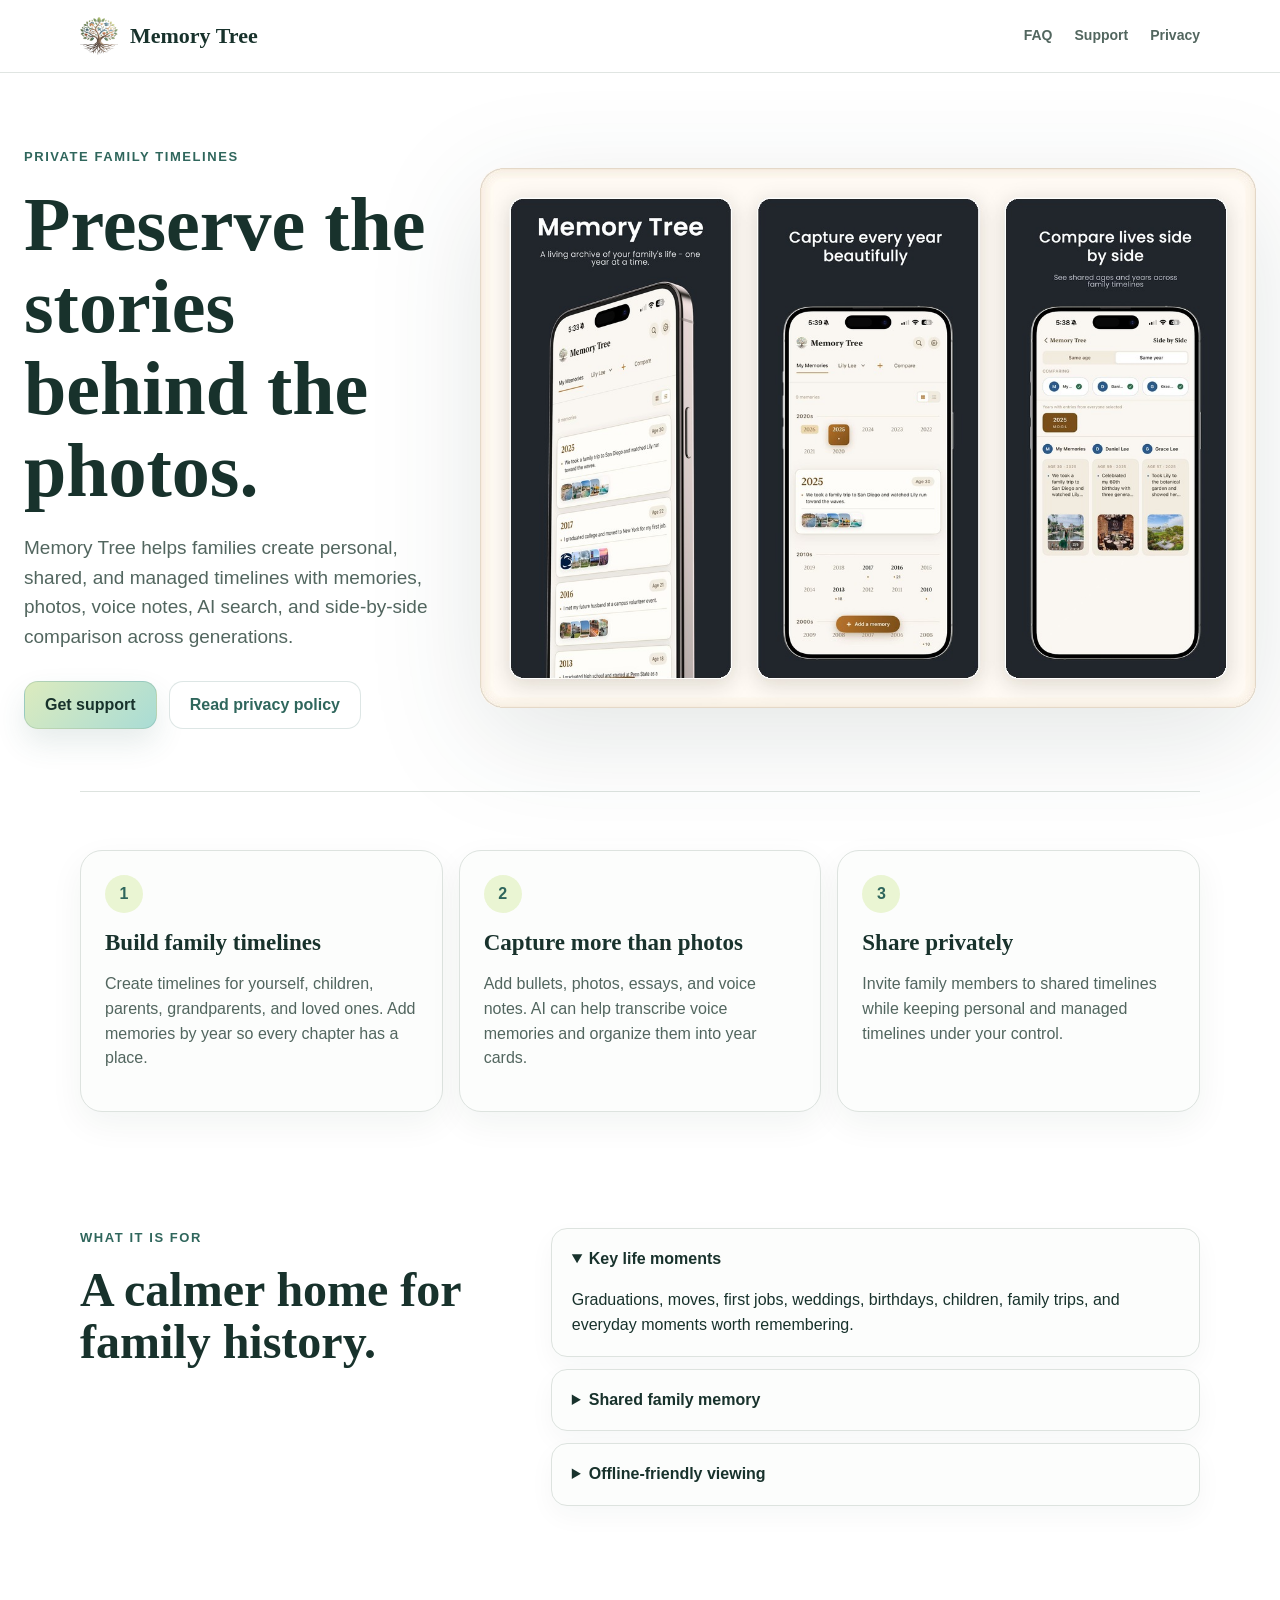
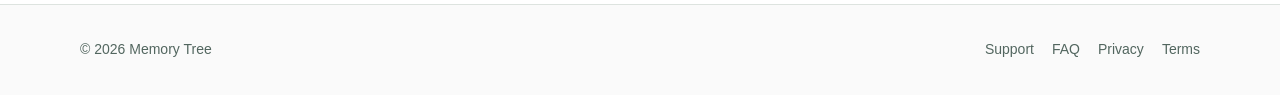
<file: index.html>
<!DOCTYPE html>
<html lang="en">
<head>
  <meta charset="utf-8">
  <meta name="viewport" content="width=device-width, initial-scale=1">
  <meta name="description" content="Memory Tree is a private family journal for preserving life stories, photos, voice notes, and shared timelines.">
  <title>Memory Tree - Family Journal</title>
  <link rel="stylesheet" href="/styles.css?v=20260608b">
  <script defer src="/assets/analytics.js"></script>
</head>
<body>
  <header class="site-header">
    <nav class="nav" aria-label="Main navigation">
      <a class="brand" href="/">
        <img src="/assets/logo.png" alt="">
        <span>Memory Tree</span>
      </a>
      <div class="nav-links">
        <a class="optional" href="/faq.html">FAQ</a>
        <a href="/support.html">Support</a>
        <a href="/privacy.html">Privacy</a>
      </div>
    </nav>
  </header>

  <main>
    <section class="hero">
      <div>
        <p class="eyebrow">Private family timelines</p>
        <h1>Preserve the stories behind the photos.</h1>
        <p class="lead">Memory Tree helps families create personal, shared, and managed timelines with memories, photos, voice notes, AI search, and side-by-side comparison across generations.</p>
        <div class="actions">
          <a class="button" href="/support.html">Get support</a>
          <a class="button secondary" href="/privacy.html">Read privacy policy</a>
        </div>
      </div>
      <div class="hero-art" aria-label="Memory Tree app preview">
        <img src="/assets/contact-sheet-demo-3up-20260521b.jpg" alt="Memory Tree app screens showing family timelines and side-by-side comparison.">
      </div>
    </section>

    <section class="section intro">
      <div class="grid">
        <article class="card">
          <div class="icon">1</div>
          <h3>Build family timelines</h3>
          <p>Create timelines for yourself, children, parents, grandparents, and loved ones. Add memories by year so every chapter has a place.</p>
        </article>
        <article class="card">
          <div class="icon">2</div>
          <h3>Capture more than photos</h3>
          <p>Add bullets, photos, essays, and voice notes. AI can help transcribe voice memories and organize them into year cards.</p>
        </article>
        <article class="card">
          <div class="icon">3</div>
          <h3>Share privately</h3>
          <p>Invite family members to shared timelines while keeping personal and managed timelines under your control.</p>
        </article>
      </div>
    </section>

    <section class="section two-column">
      <div>
        <p class="eyebrow">What it is for</p>
        <h2>A calmer home for family history.</h2>
      </div>
      <div class="faq-list">
        <details open>
          <summary>Key life moments</summary>
          <p>Graduations, moves, first jobs, weddings, birthdays, children, family trips, and everyday moments worth remembering.</p>
        </details>
        <details>
          <summary>Shared family memory</summary>
          <p>Compare timelines by same age or same year to see how different family members experienced life side by side.</p>
        </details>
        <details>
          <summary>Offline-friendly viewing</summary>
          <p>Recent timeline data and thumbnails can remain visible from the last successful sync, making the app useful even when connection is limited.</p>
        </details>
      </div>
    </section>
  </main>

  <footer class="site-footer">
    <div class="footer-inner">
      <div>© 2026 Memory Tree</div>
      <div class="footer-links">
        <a href="/support.html">Support</a>
        <a href="/faq.html">FAQ</a>
        <a href="/privacy.html">Privacy</a>
        <a href="/terms.html">Terms</a>
      </div>
    </div>
  </footer>
</body>
</html>
</file>
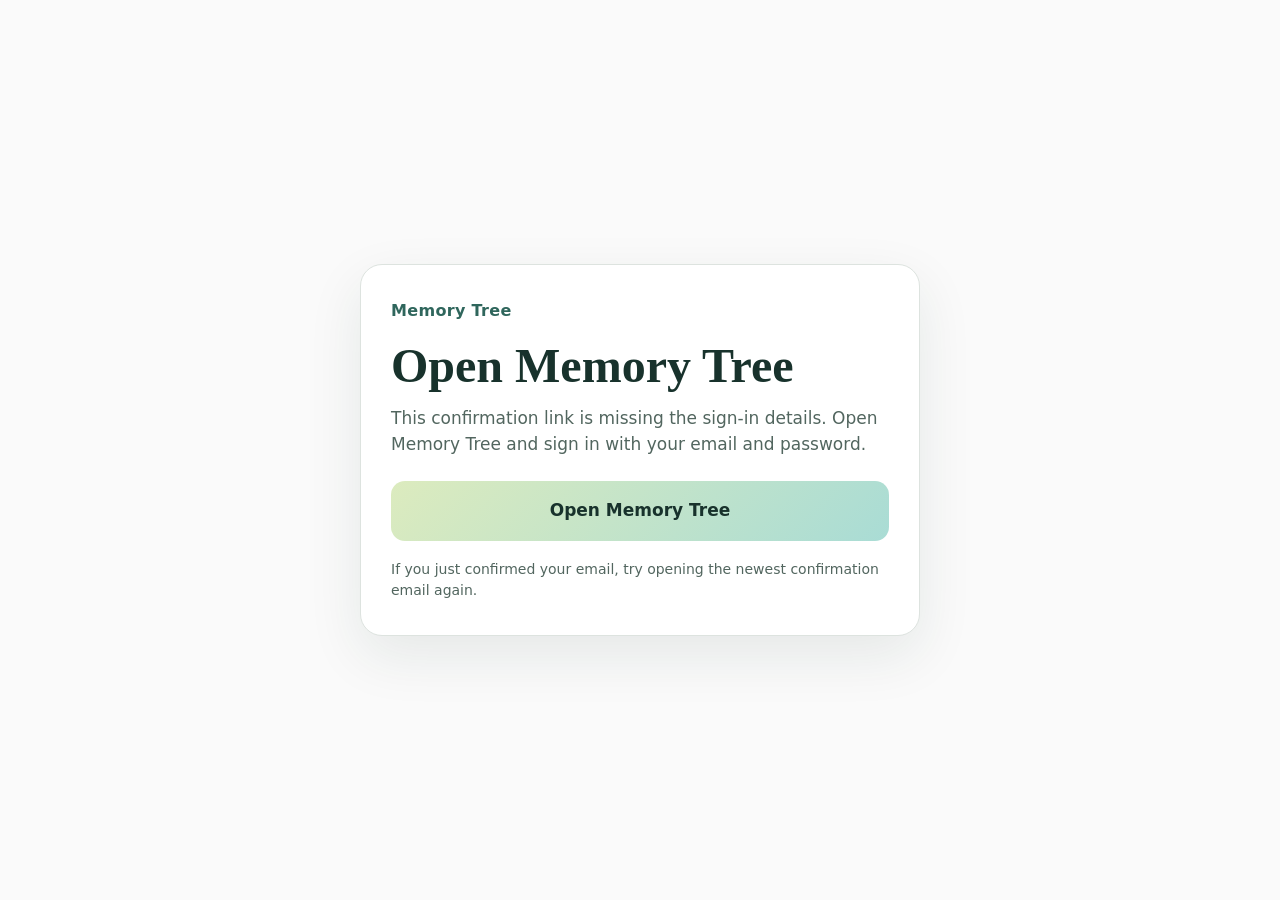
<file: email-confirm-bridge/index.html>
<!DOCTYPE html>
<html lang="en">
<head>
  <meta charset="utf-8">
  <meta name="viewport" content="width=device-width, initial-scale=1">
  <title>Memory Tree</title>
  <script defer src="/assets/analytics.js"></script>
  <style>
    :root {
      color-scheme: light;
      --ink: #18322c;
      --muted: #52665f;
      --paper: #ffffff;
      --line: #dde3df;
      --accent: #2f665c;
      --accent-dark: #18322c;
      --spring: #dcebbe;
      --mint: #a9dcd5;
      --background: #fafafa;
    }

    * {
      box-sizing: border-box;
    }

    body {
      min-height: 100vh;
      margin: 0;
      display: grid;
      place-items: center;
      padding: 32px 18px;
      background: var(--background);
      color: var(--ink);
      font-family: ui-sans-serif, system-ui, -apple-system, BlinkMacSystemFont, "Segoe UI", sans-serif;
      line-height: 1.5;
    }

    main {
      width: min(560px, 100%);
      padding: 34px 30px;
      border: 1px solid var(--line);
      border-radius: 22px;
      background: var(--paper);
      box-shadow: 0 20px 55px rgba(24, 50, 44, 0.09);
    }

    .brand {
      margin: 0 0 18px;
      color: var(--accent);
      font-size: 16px;
      font-weight: 800;
      letter-spacing: 0.02em;
    }

    h1 {
      margin: 0 0 14px;
      font-family: Georgia, "Times New Roman", serif;
      font-size: clamp(34px, 8vw, 48px);
      line-height: 1.06;
      letter-spacing: 0;
    }

    p {
      margin: 0 0 24px;
      color: var(--muted);
      font-size: 17px;
    }

    a.button {
      display: block;
      width: 100%;
      padding: 17px 20px;
      border-radius: 14px;
      background: linear-gradient(135deg, var(--spring), var(--mint));
      color: var(--accent-dark);
      font-size: 17px;
      font-weight: 800;
      text-align: center;
      text-decoration: none;
    }

    a.button:active {
      filter: brightness(0.98);
    }

    .hint {
      margin-top: 18px;
      margin-bottom: 0;
      font-size: 14px;
    }
  </style>
</head>
<body>
  <main>
    <p class="brand">Memory Tree</p>
    <h1 id="title">Open Memory Tree</h1>
    <p id="message">Tap the button below to finish confirming your account in the app. Chrome and some email browsers require this tap before they can open Memory Tree.</p>
    <a class="button" id="openApp" href="#">Open Memory Tree</a>
    <p class="hint" id="hint">If you pasted the link into a browser, this button is the final step.</p>
  </main>
  <script>
    (function () {
      var q = window.location.search || "";
      var h = window.location.hash || "";
      var target = "memorytree://auth-callback" + q + h;
      var button = document.getElementById("openApp");

      if (!q && !h) {
        document.getElementById("title").textContent = "Open Memory Tree";
        document.getElementById("message").textContent =
          "This confirmation link is missing the sign-in details. Open Memory Tree and sign in with your email and password.";
        button.href = "memorytree://";
        document.getElementById("hint").textContent =
          "If you just confirmed your email, try opening the newest confirmation email again.";
        return;
      }

      button.href = target;
      button.addEventListener("click", function (event) {
        event.preventDefault();
        window.location.href = target;
      });

      window.setTimeout(function () {
        window.location.href = target;
      }, 750);
    })();
  </script>
</body>
</html>
</file>
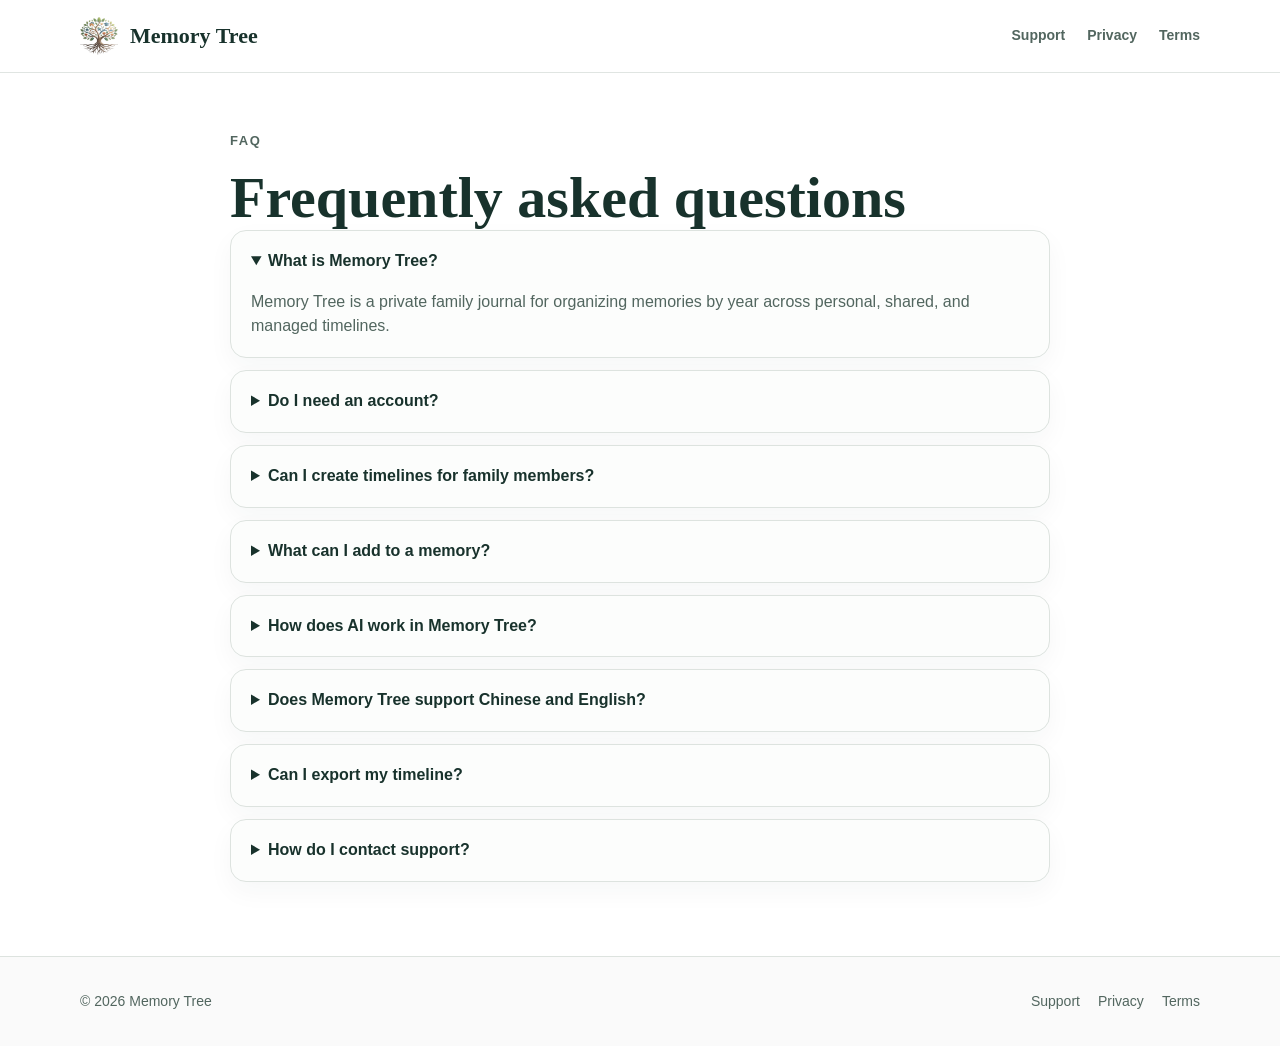
<file: faq/index.html>
<!DOCTYPE html>
<html lang="en">
<head>
  <meta charset="utf-8">
  <meta name="viewport" content="width=device-width, initial-scale=1">
  <meta name="description" content="Memory Tree frequently asked questions">
  <title>FAQ - Memory Tree</title>
  <link rel="stylesheet" href="/styles.css?v=20260608b">
  <script defer src="/assets/analytics.js"></script>
</head>
<body>
  <header class="site-header">
    <nav class="nav" aria-label="Main navigation">
      <a class="brand" href="/">
        <img src="/assets/logo.png" alt="">
        <span>Memory Tree</span>
      </a>
      <div class="nav-links">
        <a href="/support.html">Support</a>
        <a href="/privacy.html">Privacy</a>
        <a href="/terms.html">Terms</a>
      </div>
    </nav>
  </header>

  <main class="legal-page">
    <p class="eyebrow">FAQ</p>
    <h1>Frequently asked questions</h1>

    <div class="faq-list">
      <details open>
        <summary>What is Memory Tree?</summary>
        <p>Memory Tree is a private family journal for organizing memories by year across personal, shared, and managed timelines.</p>
      </details>

      <details>
        <summary>Do I need an account?</summary>
        <p>Yes. Memory Tree uses accounts so your timelines can sync securely and shared timelines can work across family members.</p>
      </details>

      <details>
        <summary>Can I create timelines for family members?</summary>
        <p>Yes. You can create managed timelines for children, parents, grandparents, or other loved ones. Managed timelines can be kept private or shared.</p>
      </details>

      <details>
        <summary>What can I add to a memory?</summary>
        <p>You can add bullet points, photos, voice notes, essays, and AI-organized memories by year.</p>
      </details>

      <details>
        <summary>How does AI work in Memory Tree?</summary>
        <p>AI can help search your timelines, transcribe voice recordings, and organize spoken memories into year cards. You should review AI output before saving it.</p>
      </details>

      <details>
        <summary>Does Memory Tree support Chinese and English?</summary>
        <p>Yes. Memory Tree supports English and Simplified Chinese. AI search and transcription are designed to work with English, Chinese, and mixed-language memories.</p>
      </details>

      <details>
        <summary>Can I export my timeline?</summary>
        <p>Yes. Memory Tree includes PDF export so you can keep or print a clean copy of a timeline.</p>
      </details>

      <details>
        <summary>How do I contact support?</summary>
        <p>Email <a href="mailto:support@memory-tree.app">support@memory-tree.app</a> and include the email address used for your Memory Tree account.</p>
      </details>
    </div>
  </main>

  <footer class="site-footer">
    <div class="footer-inner">
      <div>© 2026 Memory Tree</div>
      <div class="footer-links">
        <a href="/support.html">Support</a>
        <a href="/privacy.html">Privacy</a>
        <a href="/terms.html">Terms</a>
      </div>
    </div>
  </footer>
</body>
</html>
</file>
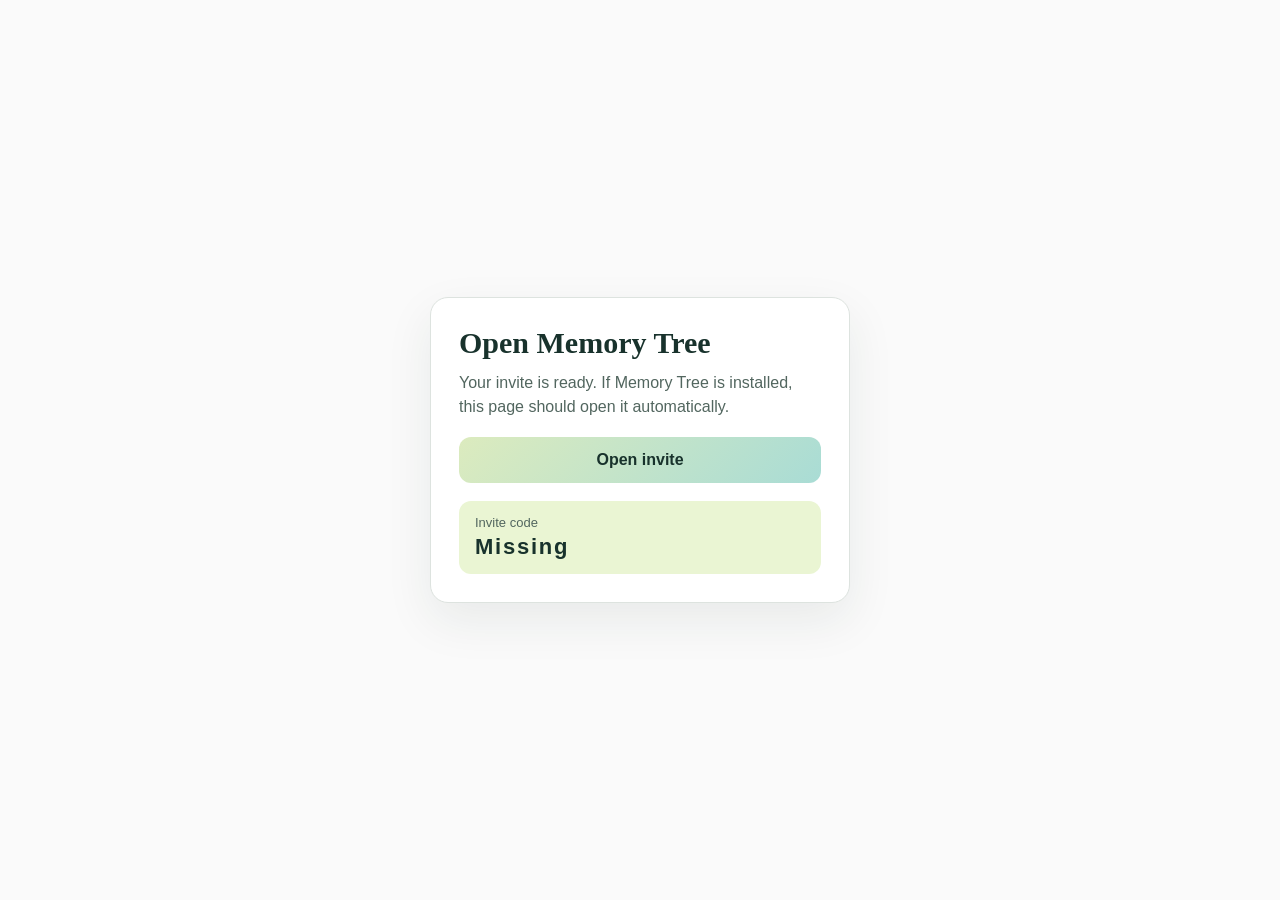
<file: invite/index.html>
<!DOCTYPE html>
<html lang="en">
<head>
  <meta charset="utf-8">
  <meta name="viewport" content="width=device-width, initial-scale=1">
  <title>Memory Tree Invite</title>
  <script defer src="/assets/analytics.js"></script>
  <style>
    :root {
      color-scheme: light;
      --ink: #18322c;
      --muted: #52665f;
      --paper: #ffffff;
      --warm: #fafafa;
      --accent: #2f665c;
      --accent-dark: #18322c;
      --spring: #dcebbe;
      --mint: #a9dcd5;
      --border: #dde3df;
    }

    * { box-sizing: border-box; }

    body {
      margin: 0;
      min-height: 100vh;
      display: grid;
      place-items: center;
      padding: 24px;
      background: var(--warm);
      color: var(--ink);
      font-family: -apple-system, BlinkMacSystemFont, "Segoe UI", sans-serif;
    }

    main {
      width: min(100%, 420px);
      padding: 28px;
      border: 1px solid var(--border);
      border-radius: 18px;
      background: var(--paper);
      box-shadow: 0 18px 48px rgba(24, 50, 44, 0.08);
    }

    h1 {
      margin: 0 0 10px;
      font-family: Georgia, "Times New Roman", serif;
      font-size: 30px;
      line-height: 1.15;
    }

    p {
      margin: 0 0 18px;
      color: var(--muted);
      line-height: 1.5;
    }

    a.button {
      display: block;
      width: 100%;
      margin: 18px 0;
      padding: 14px 18px;
      border-radius: 12px;
      background: linear-gradient(135deg, var(--spring), var(--mint));
      color: var(--accent-dark);
      font-weight: 700;
      text-align: center;
      text-decoration: none;
    }

    .code {
      padding: 14px 16px;
      border-radius: 12px;
      background: #eaf5d3;
    }

    .label {
      margin-bottom: 4px;
      color: var(--muted);
      font-size: 13px;
    }

    .token {
      font-size: 22px;
      font-weight: 800;
      letter-spacing: .08em;
    }
  </style>
</head>
<body>
  <main>
    <h1>Open Memory Tree</h1>
    <p>Your invite is ready. If Memory Tree is installed, this page should open it automatically.</p>
    <a class="button" id="open-link" href="#">Open invite</a>
    <div class="code">
      <div class="label">Invite code</div>
      <div class="token" id="token">----</div>
    </div>
  </main>
  <script>
    (function () {
      var params = new URLSearchParams(window.location.search);
      var token = (params.get("token") || "").trim();
      var tokenEl = document.getElementById("token");
      var linkEl = document.getElementById("open-link");

      if (!token) {
        tokenEl.textContent = "Missing";
        linkEl.removeAttribute("href");
        return;
      }

      var appUrl = "memorytree://invite?token=" + encodeURIComponent(token);
      tokenEl.textContent = token;
      linkEl.setAttribute("href", appUrl);

      setTimeout(function () {
        window.location.href = appUrl;
      }, 700);
    })();
  </script>
</body>
</html>
</file>
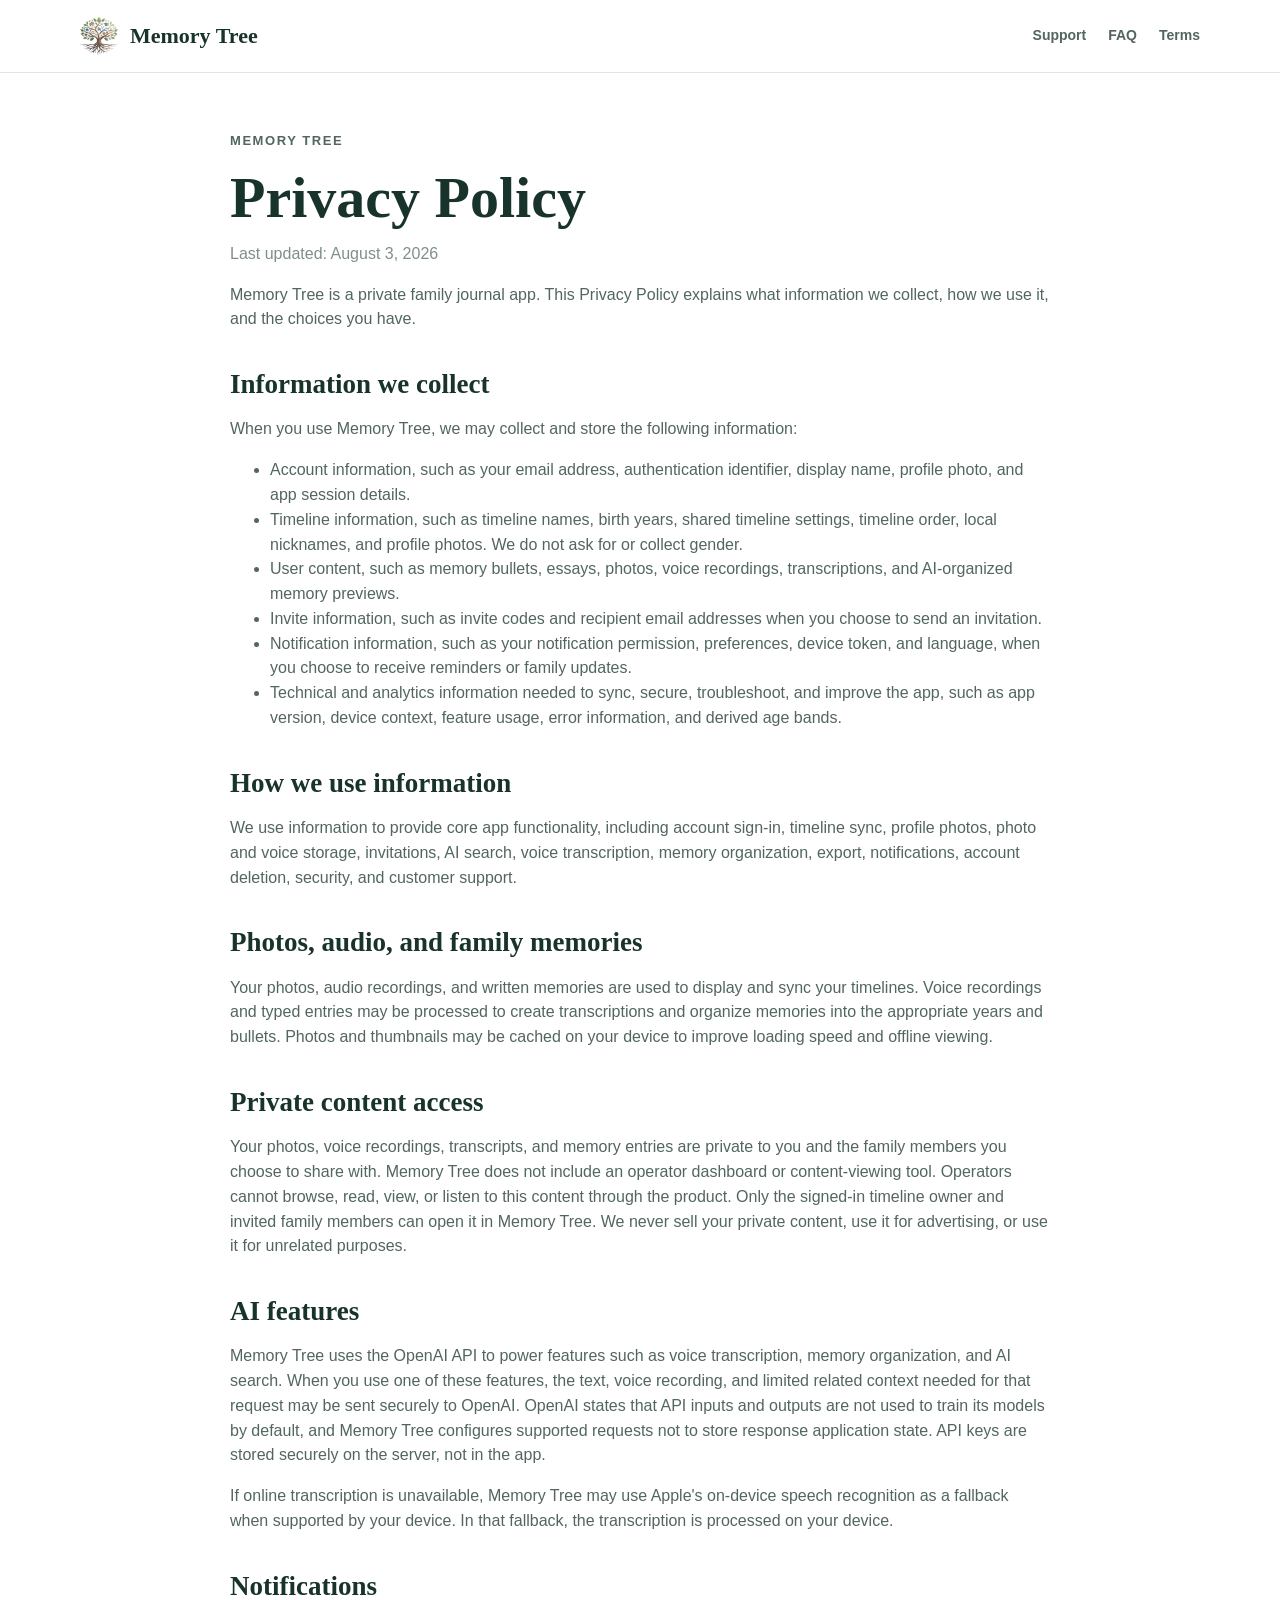
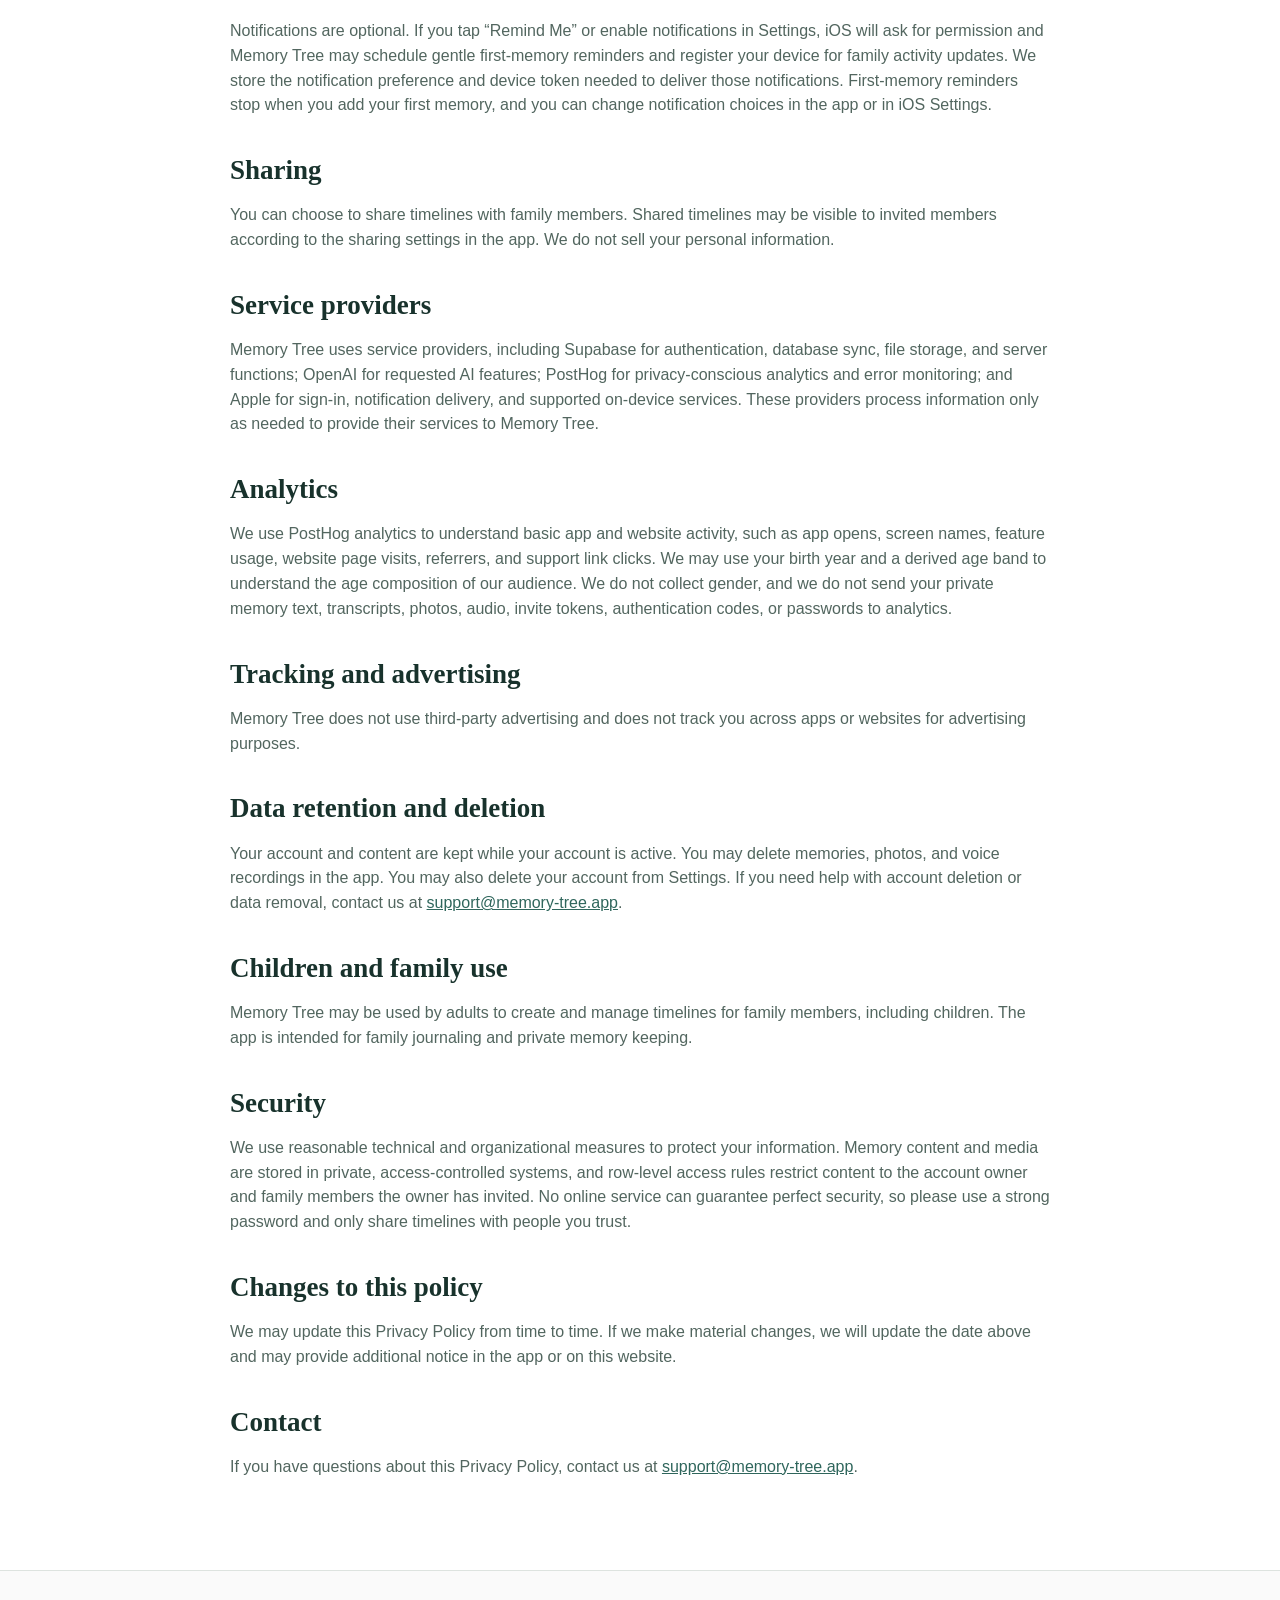
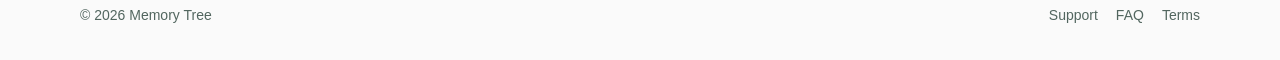
<file: privacy/index.html>
<!DOCTYPE html>
<html lang="en">
<head>
  <meta charset="utf-8">
  <meta name="viewport" content="width=device-width, initial-scale=1">
  <meta name="description" content="Memory Tree Privacy Policy">
  <title>Privacy Policy - Memory Tree</title>
  <link rel="stylesheet" href="/styles.css?v=20260608b">
  <script defer src="/assets/analytics.js"></script>
</head>
<body>
  <header class="site-header">
    <nav class="nav" aria-label="Main navigation">
      <a class="brand" href="/">
        <img src="/assets/logo.png" alt="">
        <span>Memory Tree</span>
      </a>
      <div class="nav-links">
        <a href="/support.html">Support</a>
        <a href="/faq.html">FAQ</a>
        <a href="/terms.html">Terms</a>
      </div>
    </nav>
  </header>

  <main class="legal-page">
    <p class="eyebrow">Memory Tree</p>
    <h1>Privacy Policy</h1>
    <p class="updated">Last updated: August 3, 2026</p>

    <p>Memory Tree is a private family journal app. This Privacy Policy explains what information we collect, how we use it, and the choices you have.</p>

    <h2>Information we collect</h2>
    <p>When you use Memory Tree, we may collect and store the following information:</p>
    <ul>
      <li>Account information, such as your email address, authentication identifier, display name, profile photo, and app session details.</li>
      <li>Timeline information, such as timeline names, birth years, shared timeline settings, timeline order, local nicknames, and profile photos. We do not ask for or collect gender.</li>
      <li>User content, such as memory bullets, essays, photos, voice recordings, transcriptions, and AI-organized memory previews.</li>
      <li>Invite information, such as invite codes and recipient email addresses when you choose to send an invitation.</li>
      <li>Notification information, such as your notification permission, preferences, device token, and language, when you choose to receive reminders or family updates.</li>
      <li>Technical and analytics information needed to sync, secure, troubleshoot, and improve the app, such as app version, device context, feature usage, error information, and derived age bands.</li>
    </ul>

    <h2>How we use information</h2>
    <p>We use information to provide core app functionality, including account sign-in, timeline sync, profile photos, photo and voice storage, invitations, AI search, voice transcription, memory organization, export, notifications, account deletion, security, and customer support.</p>

    <h2>Photos, audio, and family memories</h2>
    <p>Your photos, audio recordings, and written memories are used to display and sync your timelines. Voice recordings and typed entries may be processed to create transcriptions and organize memories into the appropriate years and bullets. Photos and thumbnails may be cached on your device to improve loading speed and offline viewing.</p>

    <h2>Private content access</h2>
    <p>Your photos, voice recordings, transcripts, and memory entries are private to you and the family members you choose to share with. Memory Tree does not include an operator dashboard or content-viewing tool. Operators cannot browse, read, view, or listen to this content through the product. Only the signed-in timeline owner and invited family members can open it in Memory Tree. We never sell your private content, use it for advertising, or use it for unrelated purposes.</p>

    <h2>AI features</h2>
    <p>Memory Tree uses the OpenAI API to power features such as voice transcription, memory organization, and AI search. When you use one of these features, the text, voice recording, and limited related context needed for that request may be sent securely to OpenAI. OpenAI states that API inputs and outputs are not used to train its models by default, and Memory Tree configures supported requests not to store response application state. API keys are stored securely on the server, not in the app.</p>
    <p>If online transcription is unavailable, Memory Tree may use Apple's on-device speech recognition as a fallback when supported by your device. In that fallback, the transcription is processed on your device.</p>

    <h2>Notifications</h2>
    <p>Notifications are optional. If you tap “Remind Me” or enable notifications in Settings, iOS will ask for permission and Memory Tree may schedule gentle first-memory reminders and register your device for family activity updates. We store the notification preference and device token needed to deliver those notifications. First-memory reminders stop when you add your first memory, and you can change notification choices in the app or in iOS Settings.</p>

    <h2>Sharing</h2>
    <p>You can choose to share timelines with family members. Shared timelines may be visible to invited members according to the sharing settings in the app. We do not sell your personal information.</p>

    <h2>Service providers</h2>
    <p>Memory Tree uses service providers, including Supabase for authentication, database sync, file storage, and server functions; OpenAI for requested AI features; PostHog for privacy-conscious analytics and error monitoring; and Apple for sign-in, notification delivery, and supported on-device services. These providers process information only as needed to provide their services to Memory Tree.</p>

    <h2>Analytics</h2>
    <p>We use PostHog analytics to understand basic app and website activity, such as app opens, screen names, feature usage, website page visits, referrers, and support link clicks. We may use your birth year and a derived age band to understand the age composition of our audience. We do not collect gender, and we do not send your private memory text, transcripts, photos, audio, invite tokens, authentication codes, or passwords to analytics.</p>

    <h2>Tracking and advertising</h2>
    <p>Memory Tree does not use third-party advertising and does not track you across apps or websites for advertising purposes.</p>

    <h2>Data retention and deletion</h2>
    <p>Your account and content are kept while your account is active. You may delete memories, photos, and voice recordings in the app. You may also delete your account from Settings. If you need help with account deletion or data removal, contact us at <a href="mailto:support@memory-tree.app">support@memory-tree.app</a>.</p>

    <h2>Children and family use</h2>
    <p>Memory Tree may be used by adults to create and manage timelines for family members, including children. The app is intended for family journaling and private memory keeping.</p>

    <h2>Security</h2>
    <p>We use reasonable technical and organizational measures to protect your information. Memory content and media are stored in private, access-controlled systems, and row-level access rules restrict content to the account owner and family members the owner has invited. No online service can guarantee perfect security, so please use a strong password and only share timelines with people you trust.</p>

    <h2>Changes to this policy</h2>
    <p>We may update this Privacy Policy from time to time. If we make material changes, we will update the date above and may provide additional notice in the app or on this website.</p>

    <h2>Contact</h2>
    <p>If you have questions about this Privacy Policy, contact us at <a href="mailto:support@memory-tree.app">support@memory-tree.app</a>.</p>
  </main>

  <footer class="site-footer">
    <div class="footer-inner">
      <div>© 2026 Memory Tree</div>
      <div class="footer-links">
        <a href="/support.html">Support</a>
        <a href="/faq.html">FAQ</a>
        <a href="/terms.html">Terms</a>
      </div>
    </div>
  </footer>
</body>
</html>
</file>
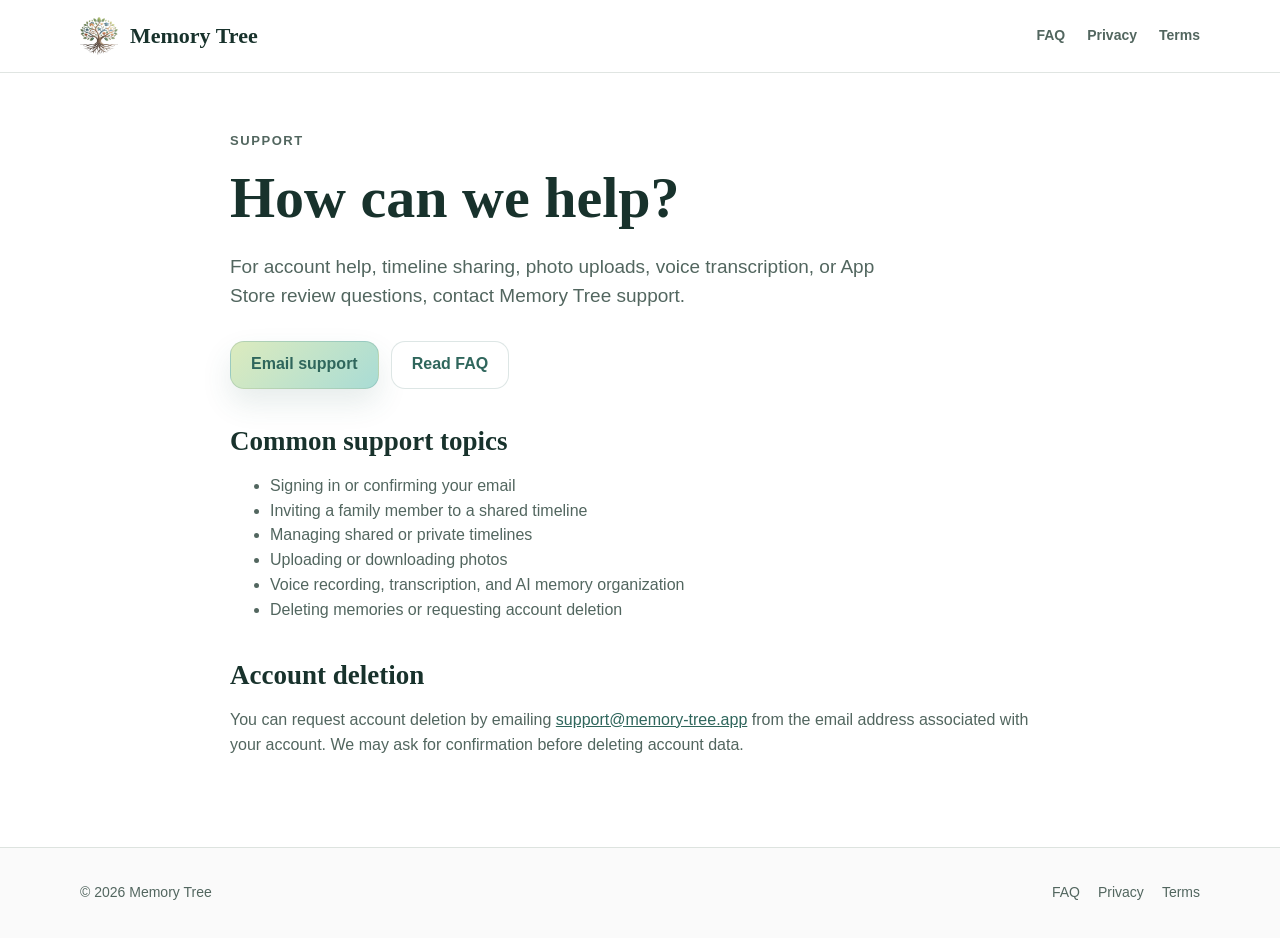
<file: support/index.html>
<!DOCTYPE html>
<html lang="en">
<head>
  <meta charset="utf-8">
  <meta name="viewport" content="width=device-width, initial-scale=1">
  <meta name="description" content="Memory Tree support">
  <title>Support - Memory Tree</title>
  <link rel="stylesheet" href="/styles.css?v=20260608b">
  <script defer src="/assets/analytics.js"></script>
</head>
<body>
  <header class="site-header">
    <nav class="nav" aria-label="Main navigation">
      <a class="brand" href="/">
        <img src="/assets/logo.png" alt="">
        <span>Memory Tree</span>
      </a>
      <div class="nav-links">
        <a href="/faq.html">FAQ</a>
        <a href="/privacy.html">Privacy</a>
        <a href="/terms.html">Terms</a>
      </div>
    </nav>
  </header>

  <main class="legal-page">
    <p class="eyebrow">Support</p>
    <h1>How can we help?</h1>
    <p class="lead">For account help, timeline sharing, photo uploads, voice transcription, or App Store review questions, contact Memory Tree support.</p>

    <div class="actions">
      <a class="button" href="mailto:support@memory-tree.app?subject=Memory%20Tree%20Support">Email support</a>
      <a class="button secondary" href="/faq.html">Read FAQ</a>
    </div>

    <h2>Common support topics</h2>
    <ul>
      <li>Signing in or confirming your email</li>
      <li>Inviting a family member to a shared timeline</li>
      <li>Managing shared or private timelines</li>
      <li>Uploading or downloading photos</li>
      <li>Voice recording, transcription, and AI memory organization</li>
      <li>Deleting memories or requesting account deletion</li>
    </ul>

    <h2>Account deletion</h2>
    <p>You can request account deletion by emailing <a href="mailto:support@memory-tree.app?subject=Memory%20Tree%20Account%20Deletion">support@memory-tree.app</a> from the email address associated with your account. We may ask for confirmation before deleting account data.</p>
  </main>

  <footer class="site-footer">
    <div class="footer-inner">
      <div>© 2026 Memory Tree</div>
      <div class="footer-links">
        <a href="/faq.html">FAQ</a>
        <a href="/privacy.html">Privacy</a>
        <a href="/terms.html">Terms</a>
      </div>
    </div>
  </footer>
</body>
</html>
</file>
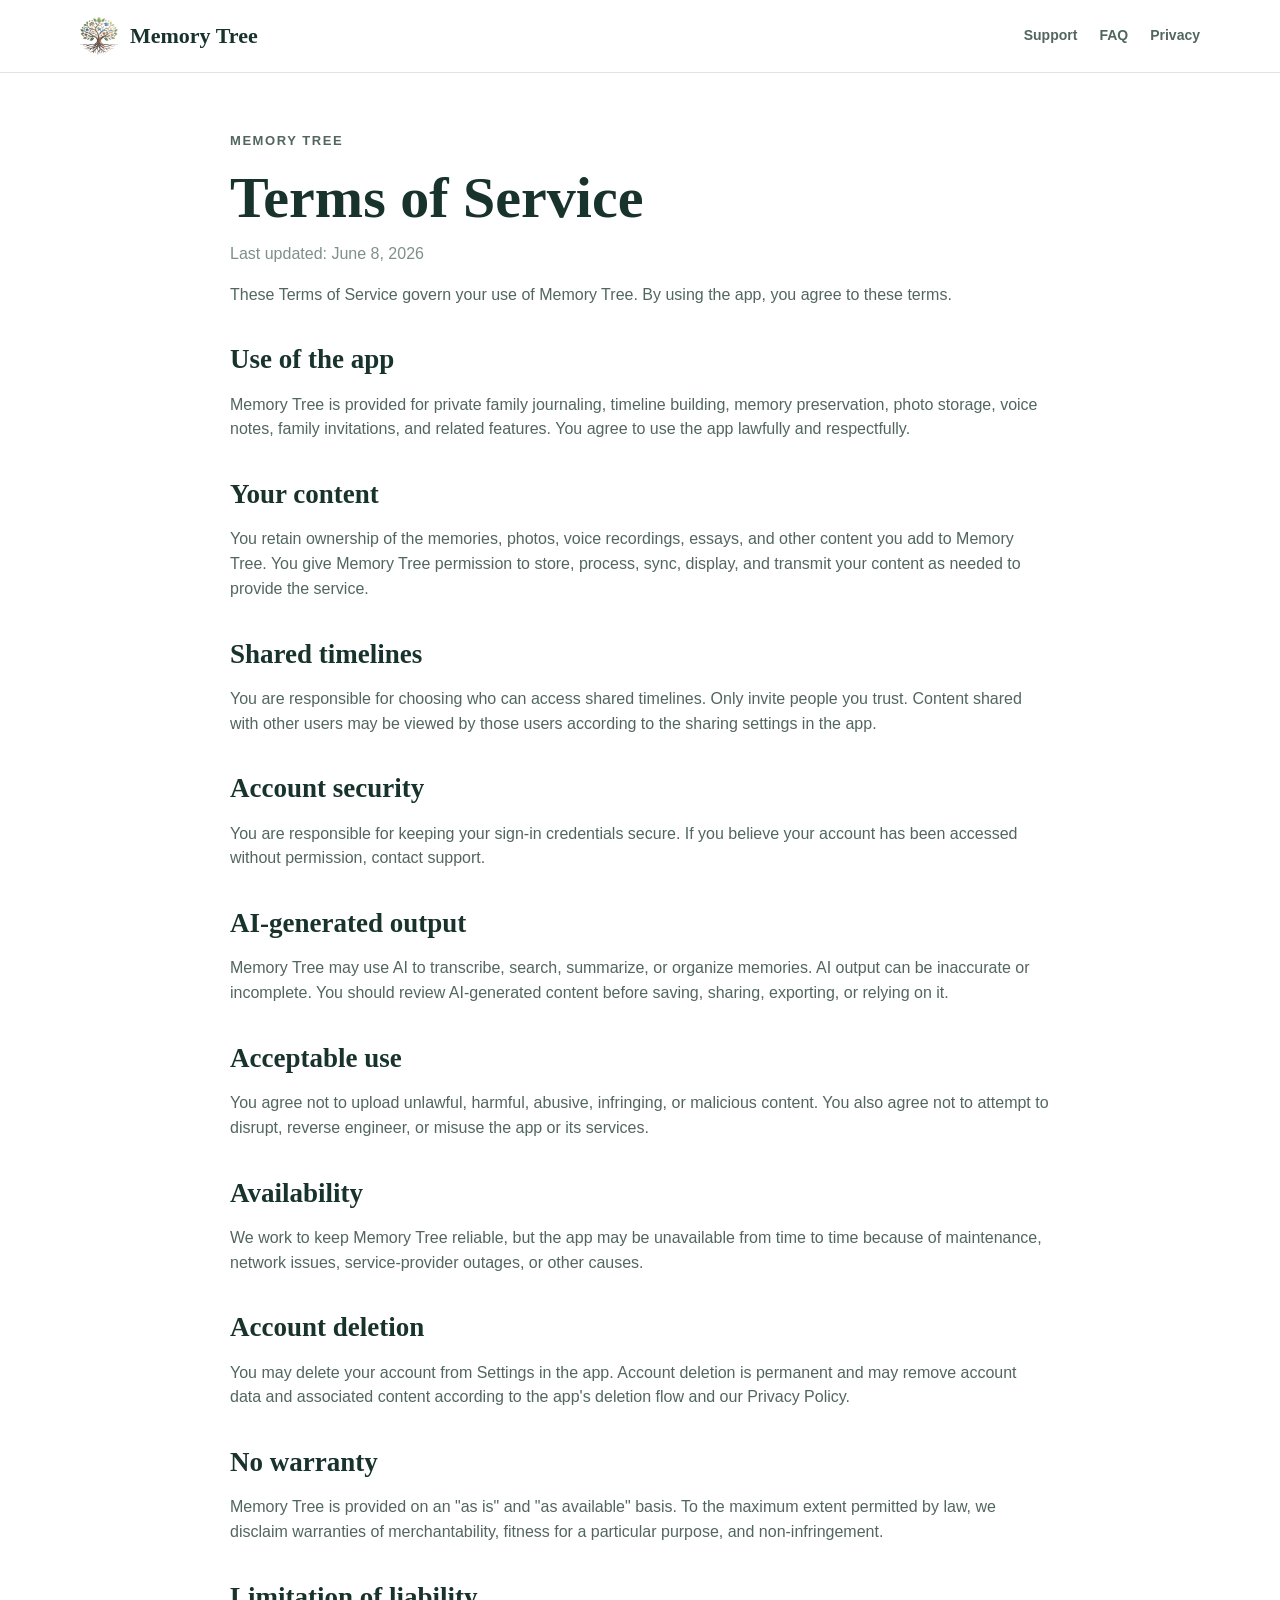
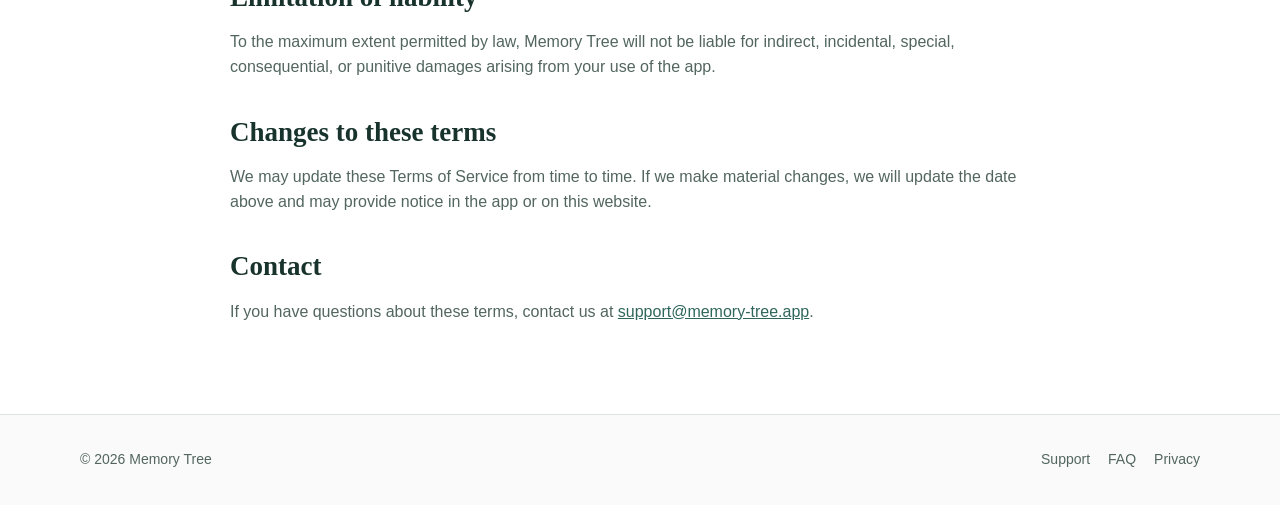
<file: terms/index.html>
<!DOCTYPE html>
<html lang="en">
<head>
  <meta charset="utf-8">
  <meta name="viewport" content="width=device-width, initial-scale=1">
  <meta name="description" content="Memory Tree Terms of Service">
  <title>Terms of Service - Memory Tree</title>
  <link rel="stylesheet" href="/styles.css?v=20260608b">
  <script defer src="/assets/analytics.js"></script>
</head>
<body>
  <header class="site-header">
    <nav class="nav" aria-label="Main navigation">
      <a class="brand" href="/">
        <img src="/assets/logo.png" alt="">
        <span>Memory Tree</span>
      </a>
      <div class="nav-links">
        <a href="/support.html">Support</a>
        <a href="/faq.html">FAQ</a>
        <a href="/privacy.html">Privacy</a>
      </div>
    </nav>
  </header>

  <main class="legal-page">
    <p class="eyebrow">Memory Tree</p>
    <h1>Terms of Service</h1>
    <p class="updated">Last updated: June 8, 2026</p>

    <p>These Terms of Service govern your use of Memory Tree. By using the app, you agree to these terms.</p>

    <h2>Use of the app</h2>
    <p>Memory Tree is provided for private family journaling, timeline building, memory preservation, photo storage, voice notes, family invitations, and related features. You agree to use the app lawfully and respectfully.</p>

    <h2>Your content</h2>
    <p>You retain ownership of the memories, photos, voice recordings, essays, and other content you add to Memory Tree. You give Memory Tree permission to store, process, sync, display, and transmit your content as needed to provide the service.</p>

    <h2>Shared timelines</h2>
    <p>You are responsible for choosing who can access shared timelines. Only invite people you trust. Content shared with other users may be viewed by those users according to the sharing settings in the app.</p>

    <h2>Account security</h2>
    <p>You are responsible for keeping your sign-in credentials secure. If you believe your account has been accessed without permission, contact support.</p>

    <h2>AI-generated output</h2>
    <p>Memory Tree may use AI to transcribe, search, summarize, or organize memories. AI output can be inaccurate or incomplete. You should review AI-generated content before saving, sharing, exporting, or relying on it.</p>

    <h2>Acceptable use</h2>
    <p>You agree not to upload unlawful, harmful, abusive, infringing, or malicious content. You also agree not to attempt to disrupt, reverse engineer, or misuse the app or its services.</p>

    <h2>Availability</h2>
    <p>We work to keep Memory Tree reliable, but the app may be unavailable from time to time because of maintenance, network issues, service-provider outages, or other causes.</p>

    <h2>Account deletion</h2>
    <p>You may delete your account from Settings in the app. Account deletion is permanent and may remove account data and associated content according to the app's deletion flow and our Privacy Policy.</p>

    <h2>No warranty</h2>
    <p>Memory Tree is provided on an "as is" and "as available" basis. To the maximum extent permitted by law, we disclaim warranties of merchantability, fitness for a particular purpose, and non-infringement.</p>

    <h2>Limitation of liability</h2>
    <p>To the maximum extent permitted by law, Memory Tree will not be liable for indirect, incidental, special, consequential, or punitive damages arising from your use of the app.</p>

    <h2>Changes to these terms</h2>
    <p>We may update these Terms of Service from time to time. If we make material changes, we will update the date above and may provide notice in the app or on this website.</p>

    <h2>Contact</h2>
    <p>If you have questions about these terms, contact us at <a href="mailto:support@memory-tree.app">support@memory-tree.app</a>.</p>
  </main>

  <footer class="site-footer">
    <div class="footer-inner">
      <div>© 2026 Memory Tree</div>
      <div class="footer-links">
        <a href="/support.html">Support</a>
        <a href="/faq.html">FAQ</a>
        <a href="/privacy.html">Privacy</a>
      </div>
    </div>
  </footer>
</body>
</html>
</file>
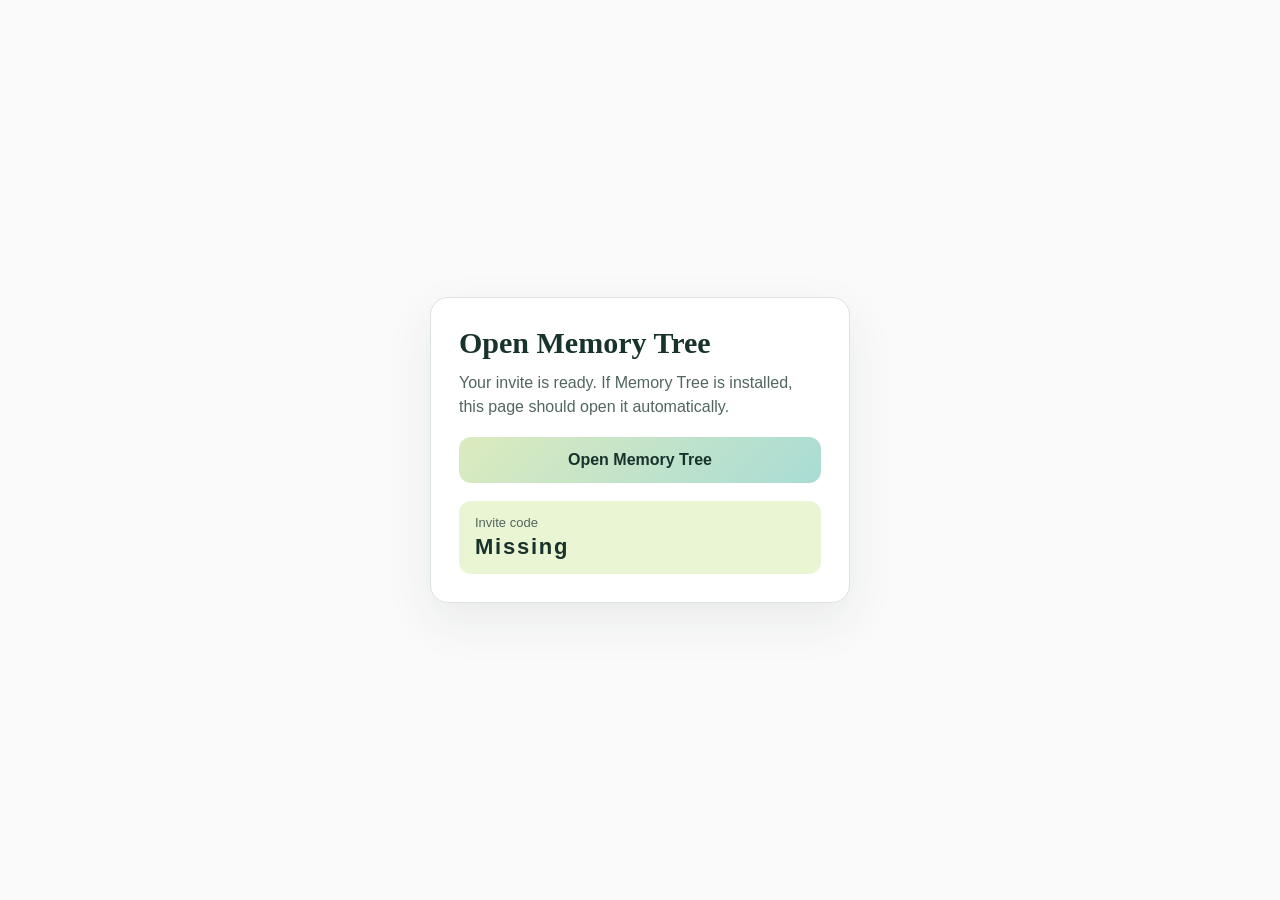
<file: invite.html>
<!DOCTYPE html>
<html lang="en">
<head>
  <meta charset="utf-8">
  <meta name="viewport" content="width=device-width, initial-scale=1">
  <title>Memory Tree Invite</title>
  <script defer src="/assets/analytics.js"></script>
  <style>
    :root {
      color-scheme: light;
      --ink: #18322c;
      --muted: #52665f;
      --paper: #ffffff;
      --warm: #fafafa;
      --accent: #2f665c;
      --accent-dark: #18322c;
      --spring: #dcebbe;
      --mint: #a9dcd5;
      --border: #dde3df;
    }

    * {
      box-sizing: border-box;
    }

    body {
      margin: 0;
      min-height: 100vh;
      display: grid;
      place-items: center;
      padding: 24px;
      background: var(--warm);
      color: var(--ink);
      font-family: -apple-system, BlinkMacSystemFont, "Segoe UI", sans-serif;
    }

    main {
      width: min(100%, 420px);
      padding: 28px;
      border: 1px solid var(--border);
      border-radius: 18px;
      background: var(--paper);
      box-shadow: 0 18px 48px rgba(24, 50, 44, 0.08);
    }

    h1 {
      margin: 0 0 10px;
      font-family: Georgia, "Times New Roman", serif;
      font-size: 30px;
      line-height: 1.15;
    }

    p {
      margin: 0 0 18px;
      color: var(--muted);
      line-height: 1.5;
    }

    a.button {
      display: block;
      width: 100%;
      margin: 18px 0;
      padding: 14px 18px;
      border-radius: 12px;
      background: linear-gradient(135deg, var(--spring), var(--mint));
      color: var(--accent-dark);
      font-weight: 700;
      text-align: center;
      text-decoration: none;
    }

    .code {
      padding: 14px 16px;
      border-radius: 12px;
      background: #eaf5d3;
    }

    .label {
      margin-bottom: 4px;
      color: var(--muted);
      font-size: 13px;
    }

    .token {
      font-size: 22px;
      font-weight: 800;
      letter-spacing: .08em;
    }
  </style>
</head>
<body>
  <main>
    <h1>Open Memory Tree</h1>
    <p>Your invite is ready. If Memory Tree is installed, this page should open it automatically.</p>
    <a class="button" id="open-link" href="#">Open invite</a>
    <div class="code">
      <div class="label">Invite code</div>
      <div class="token" id="token">----</div>
    </div>
  </main>
  <script>
    (function () {
      var params = new URLSearchParams(window.location.search);
      var token = (params.get("token") || "").trim();
      var tokenEl = document.getElementById("token");
      var linkEl = document.getElementById("open-link");

      if (!token) {
        tokenEl.textContent = "Missing";
        linkEl.removeAttribute("href");
        linkEl.textContent = "Open Memory Tree";
        return;
      }

      var appUrl = "memorytree://invite?token=" + encodeURIComponent(token);
      tokenEl.textContent = token;
      linkEl.setAttribute("href", appUrl);

      setTimeout(function () {
        window.location.href = appUrl;
      }, 700);
    })();
  </script>
</body>
</html>
</file>
<file: styles.css>
:root {
  color-scheme: light;
  --ink: #18322c;
  --muted: #52665f;
  --soft: #7f8f89;
  --paper: #ffffff;
  --card: #fcfdfc;
  --warm: #fafafa;
  --line: #dde3df;
  --line-soft: #eef1ee;
  --accent: #2f665c;
  --accent-dark: #18322c;
  --accent-soft: #eaf5d3;
  --spring: #dcebbe;
  --mint: #a9dcd5;
  --shadow: 0 18px 48px rgba(24, 50, 44, 0.08);
}

* {
  box-sizing: border-box;
}

html {
  scroll-behavior: smooth;
}

body {
  margin: 0;
  background: var(--paper);
  color: var(--ink);
  font-family: ui-sans-serif, -apple-system, BlinkMacSystemFont, "Segoe UI", sans-serif;
  line-height: 1.55;
}

a {
  color: inherit;
}

.site-header {
  position: sticky;
  top: 0;
  z-index: 20;
  border-bottom: 1px solid rgba(221, 227, 223, 0.9);
  background: rgba(255, 255, 255, 0.9);
  backdrop-filter: blur(18px);
}

.nav {
  width: min(1120px, calc(100% - 40px));
  margin: 0 auto;
  min-height: 72px;
  display: flex;
  align-items: center;
  justify-content: space-between;
  gap: 24px;
}

.brand {
  display: inline-flex;
  align-items: center;
  gap: 12px;
  text-decoration: none;
  font-weight: 800;
}

.brand img {
  width: 38px;
  height: 38px;
  border-radius: 10px;
}

.brand span {
  font-family: Georgia, "Times New Roman", serif;
  font-size: 22px;
}

.nav-links {
  display: flex;
  align-items: center;
  gap: 22px;
  color: var(--muted);
  font-size: 14px;
  font-weight: 650;
}

.nav-links a {
  text-decoration: none;
}

.nav-links a:hover {
  color: var(--ink);
}

.hero,
.section,
.legal-page {
  width: min(1120px, calc(100% - 40px));
  margin: 0 auto;
}

.hero {
  display: grid;
  width: min(1500px, calc(100% - 48px));
  grid-template-columns: minmax(420px, 0.58fr) minmax(0, 1.42fr);
  gap: 36px;
  align-items: center;
  padding: 74px 0 62px;
}

.eyebrow {
  margin: 0 0 16px;
  color: var(--accent);
  font-size: 13px;
  font-weight: 800;
  letter-spacing: 0.12em;
  text-transform: uppercase;
}

h1,
h2,
h3 {
  font-family: Georgia, "Times New Roman", serif;
  line-height: 1.08;
  letter-spacing: 0;
}

h1 {
  margin: 0;
  font-size: clamp(46px, 7vw, 76px);
}

h2 {
  margin: 0 0 18px;
  font-size: clamp(32px, 4vw, 48px);
}

h3 {
  margin: 0 0 8px;
  font-size: 23px;
}

.lead {
  margin: 22px 0 0;
  max-width: 650px;
  color: var(--muted);
  font-size: 19px;
}

.actions {
  display: flex;
  flex-wrap: wrap;
  gap: 12px;
  margin-top: 30px;
}

.button {
  display: inline-flex;
  align-items: center;
  justify-content: center;
  min-height: 48px;
  padding: 0 20px;
  border-radius: 14px;
  border: 1px solid rgba(47, 102, 92, 0.16);
  background: linear-gradient(135deg, var(--spring), var(--mint));
  color: var(--accent-dark);
  font-weight: 800;
  text-decoration: none;
  box-shadow: 0 14px 30px rgba(47, 102, 92, 0.12);
}

.button.secondary {
  background: var(--paper);
  color: var(--accent);
  box-shadow: none;
}

.hero-art {
  width: min(100%, 980px);
  justify-self: end;
  border-radius: 22px;
  background: transparent;
  filter: drop-shadow(0 28px 54px rgba(24, 50, 44, 0.12));
  overflow: hidden;
}

.hero-art img {
  display: block;
  width: 100%;
  height: auto;
}

.section {
  padding: 58px 0;
}

.section.intro {
  border-top: 1px solid var(--line);
}

.grid {
  display: grid;
  grid-template-columns: repeat(3, minmax(0, 1fr));
  gap: 16px;
}

.card {
  min-height: 190px;
  padding: 24px;
  border: 1px solid var(--line);
  border-radius: 22px;
  background: var(--card);
  box-shadow: 0 12px 34px rgba(24, 50, 44, 0.055);
}

.card p,
.legal-page p,
.legal-page li {
  color: var(--muted);
}

.card .icon {
  width: 38px;
  height: 38px;
  display: grid;
  place-items: center;
  margin-bottom: 18px;
  border-radius: 50%;
  background: var(--accent-soft);
  color: var(--accent);
  font-weight: 900;
}

.two-column {
  display: grid;
  grid-template-columns: 0.8fr 1.2fr;
  gap: 38px;
  align-items: start;
}

.faq-list {
  display: grid;
  gap: 12px;
}

details {
  padding: 18px 20px;
  border: 1px solid var(--line);
  border-radius: 16px;
  background: var(--card);
  box-shadow: 0 10px 26px rgba(24, 50, 44, 0.04);
}

summary {
  cursor: pointer;
  font-weight: 800;
}

details p {
  margin-bottom: 0;
}

.site-footer {
  margin-top: 40px;
  border-top: 1px solid var(--line);
  background: var(--warm);
}

.footer-inner {
  width: min(1120px, calc(100% - 40px));
  margin: 0 auto;
  padding: 34px 0;
  display: flex;
  justify-content: space-between;
  gap: 20px;
  color: var(--muted);
  font-size: 14px;
}

.footer-links {
  display: flex;
  flex-wrap: wrap;
  gap: 18px;
}

.footer-links a {
  text-decoration: none;
}

.legal-page {
  padding: 58px 0 34px;
  max-width: 820px;
}

.legal-page h1 {
  font-size: clamp(38px, 6vw, 58px);
}

.legal-page h2 {
  margin-top: 38px;
  font-size: 27px;
}

.legal-page .updated {
  margin-top: 12px;
  color: var(--soft);
}

.legal-page a {
  color: var(--accent);
}

@media (max-width: 820px) {
  .nav {
    min-height: 66px;
  }

  .nav-links {
    gap: 14px;
    font-size: 13px;
  }

  .nav-links .optional {
    display: none;
  }

  .hero {
    grid-template-columns: 1fr;
    padding-top: 46px;
  }

  .grid,
  .two-column {
    grid-template-columns: 1fr;
  }

  .footer-inner {
    flex-direction: column;
  }
}

@media (max-width: 520px) {
  .brand span {
    font-size: 19px;
  }

  .hero,
  .section,
  .legal-page,
  .nav,
  .footer-inner {
    width: min(100% - 28px, 1120px);
  }

  .actions {
    flex-direction: column;
  }

  .button {
    width: 100%;
  }
}
</file>
